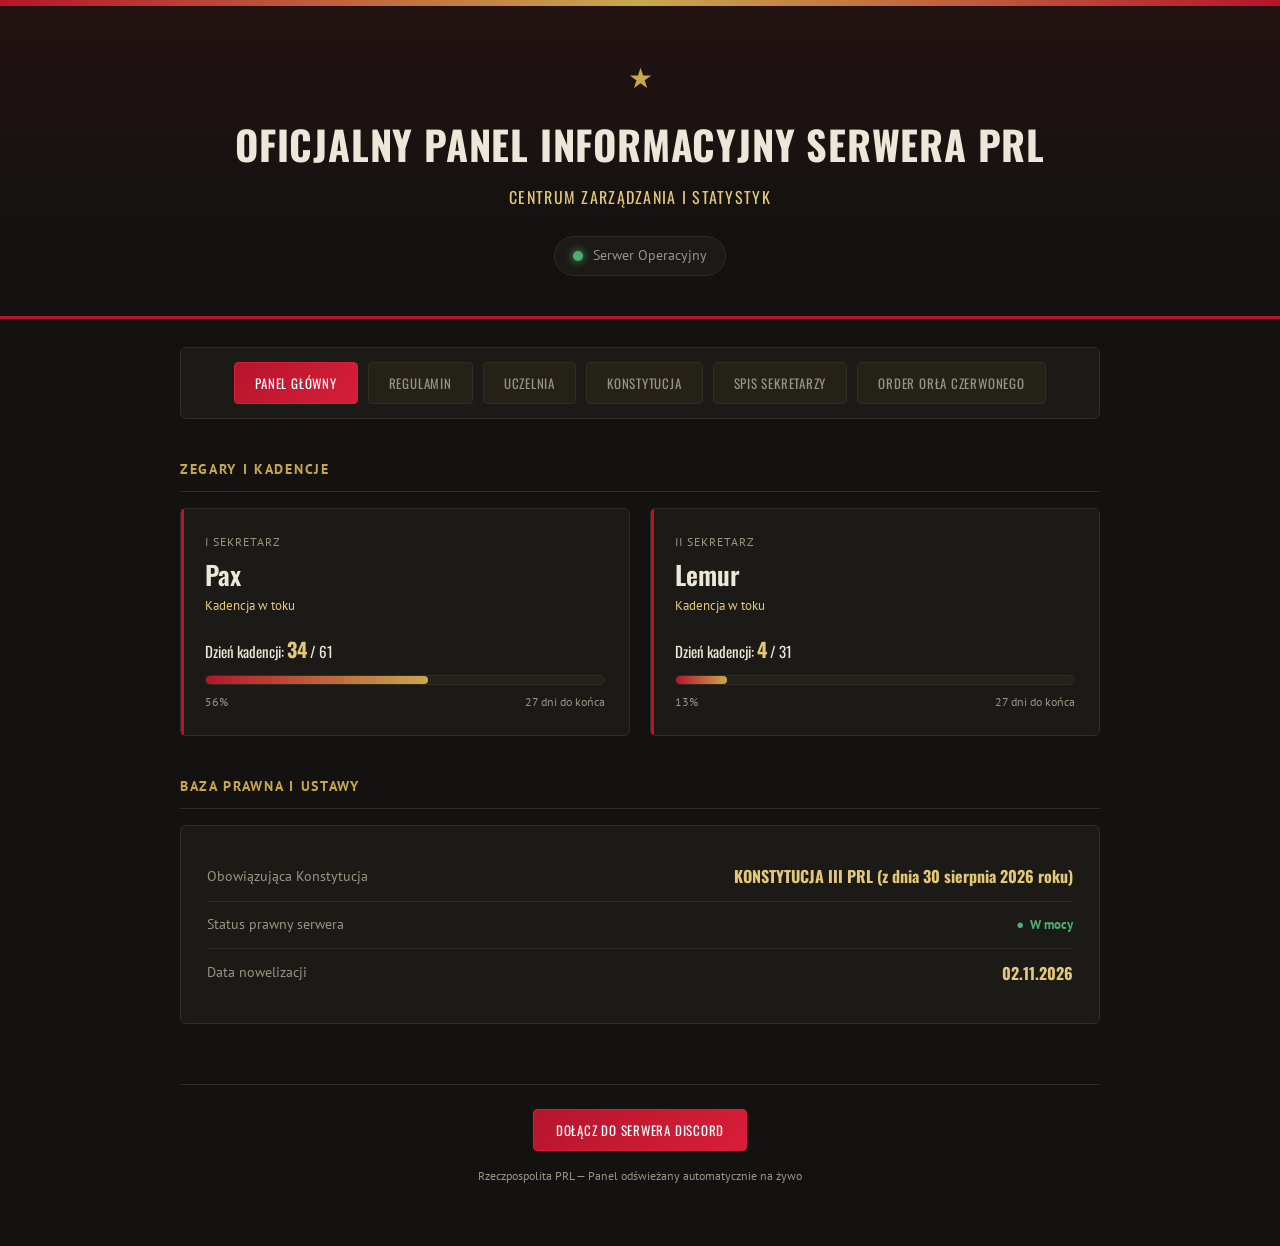
<file: index.html>
<!DOCTYPE html>
<html lang="pl">
<head>
<meta charset="UTF-8">
<meta name="viewport" content="width=device-width, initial-scale=1.0">
<title>Panel Główny — Serwer PRL</title>
<meta name="theme-color" content="#b5152b">
<meta property="og:title" content="Oficjalny Panel Informacyjny Serwera PRL">
<meta property="og:description" content="Centrum Zarządzania, Kadencji i Statystyk Rzeczpospolitej PRL.">
<link rel="icon" href="data:image/svg+xml,<svg xmlns='http://www.w3.org/2000/svg' viewBox='0 0 100 100'><text y='.9em' font-size='90' fill='%23c9a84c'>★</text></svg>">
<link rel="preconnect" href="https://fonts.googleapis.com">
<link href="https://fonts.googleapis.com/css2?family=Oswald:wght@400;500;600;700&family=PT+Sans:wght@400;700&display=swap" rel="stylesheet">
<link rel="stylesheet" href="style.css">
<style>
  .status-serwera{ margin-top: 26px; display: inline-flex; align-items: center; gap: 10px; padding: 8px 18px; background: var(--tlo-karta); border: 1px solid var(--linia); border-radius: 999px; font-size: 14px; color: var(--tekst-przygaszony); }
  .kropka-status{ width: 10px; height: 10px; border-radius: 50%; background: var(--zielony); box-shadow: 0 0 8px var(--zielony); flex-shrink: 0; }
  .baner-glosowanie{ display: flex; align-items: center; gap: 10px; background: rgba(201,168,76,0.10); border: 1px solid var(--zloto); color: var(--zloto-jasne); font-family: 'Oswald', sans-serif; font-size: 13px; text-transform: uppercase; letter-spacing: 0.06em; padding: 10px 16px; border-radius: 4px; margin-bottom: 20px; }
  .kropka-protest{ width: 10px; height: 10px; border-radius: 50%; background: var(--zloto); box-shadow: 0 0 8px var(--zloto); animation: pulsGlosowanie 1.4s infinite; flex-shrink: 0; }
  @keyframes pulsGlosowanie{ 0%, 100%{ opacity: 1; } 50%{ opacity: 0.35; } }
  .siatka{ display: grid; grid-template-columns: 1fr 1fr; gap: 20px; }
  @media (max-width: 640px){ .siatka{ grid-template-columns: 1fr; } }
  .karta-naglowek{ display: flex; justify-content: space-between; align-items: baseline; margin-bottom: 4px; gap: 10px; flex-wrap: wrap; }
  .karta-etykieta{ font-size: 12px; color: var(--tekst-przygaszony); text-transform: uppercase; letter-spacing: 0.08em; }
  .karta-imie{ font-family: 'Oswald', sans-serif; font-size: 26px; font-weight: 600; color: var(--tekst); }
  .karta-status-tekst{ font-size: 13px; color: var(--zloto-jasne); }
  .licznik-dni{ margin: 18px 0 10px; font-family: 'Oswald', sans-serif; font-size: 15px; color: var(--tekst); }
  .licznik-dni strong{ color: var(--zloto-jasne); font-size: 20px; }
  .pasek-tlo{ width: 100%; height: 10px; background: var(--tlo-karta-jasniej); border-radius: 999px; overflow: hidden; border: 1px solid var(--linia); }
  .pasek-wypelnienie{ height: 100%; background: linear-gradient(90deg, var(--czerwien), var(--zloto)); border-radius: 999px; }
  .pasek-podpis{ display: flex; justify-content: space-between; margin-top: 8px; font-size: 12px; color: var(--tekst-przygaszony); }
  .karta-prawna{ background: var(--tlo-karta); border: 1px solid var(--linia); border-radius: 6px; padding: 26px; }
  .karta-prawna-wiersz{ display: flex; justify-content: space-between; align-items: center; padding: 12px 0; border-bottom: 1px solid var(--linia); flex-wrap: wrap; gap: 6px; }
  .karta-prawna-wiersz:last-child{ border-bottom: none; }
  .karta-prawna-etykieta{ color: var(--tekst-przygaszony); font-size: 14px; }
  .karta-prawna-wartosc{ color: var(--zloto-jasne); font-weight: 700; font-family: 'Oswald', sans-serif; }
  .znacznik-ok{ display: inline-flex; align-items: center; gap: 6px; color: var(--zielony); font-size: 13px; font-weight: 700; }
</style>
</head>
<body>
  <header class="naglowek">
    <span class="gwiazda">★</span>
    <h1 class="naglowek-tytul">Oficjalny Panel Informacyjny Serwera PRL</h1>
    <p class="naglowek-podtytul">Centrum Zarządzania i Statystyk</p>
    <div class="status-serwera">
      <span class="kropka-status"></span>
      <span>Serwer Operacyjny</span>
    </div>
  </header>

  <nav class="zakladki" aria-label="Zakładki">
    <a class="zakladka aktywna" href="index.html">Panel Główny</a>
    <a class="zakladka" href="zakladki.html#regulamin">Regulamin</a>
    <a class="zakladka" href="zakladki.html#uczelnia">Uczelnia</a>
    <a class="zakladka" href="zakladki.html#konstytucja">Konstytucja</a>
    <a class="zakladka" href="zakladki.html#sekretarze">Spis sekretarzy</a>
    <a class="zakladka" href="zakladki.html#order">Order Orła Czerwonego</a>
  </nav>

  <div class="kontener kontener-szeroki">
    <section class="sekcja">
      <div class="sekcja-tytul">Zegary i Kadencje</div>
      <div class="baner-glosowanie" id="banerGlosowania" style="display:none;">
        <span class="kropka-protest"></span> Trwa głosowanie
      </div>
      <div class="siatka">
        <div class="karta">
          <div class="karta-naglowek"><span class="karta-etykieta">I Sekretarz</span></div>
          <div class="karta-imie" id="imieSekretarza1">—</div>
          <div class="karta-status-tekst" id="statusSekretarza1">Kadencja w toku</div>
          <div class="licznik-dni">Dzień kadencji: <strong id="dzienKadencji1">0</strong> / <span id="dlugoscKadencji1">0</span></div>
          <div class="pasek-tlo"><div class="pasek-wypelnienie" id="paskSekretarz1" style="width:0%"></div></div>
          <div class="pasek-podpis"><span id="procentSekretarz1">0%</span><span id="pozostaloSekretarz1">—</span></div>
        </div>

        <div class="karta">
          <div class="karta-naglowek"><span class="karta-etykieta">II Sekretarz</span></div>
          <div class="karta-imie" id="imieSekretarza2">—</div>
          <div class="karta-status-tekst" id="statusSekretarza2">Kadencja w toku</div>
          <div class="licznik-dni">Dzień kadencji: <strong id="dzienKadencji2">0</strong> / <span id="dlugoscKadencji2">0</span></div>
          <div class="pasek-tlo"><div class="pasek-wypelnienie" id="paskSekretarz2" style="width:0%"></div></div>
          <div class="pasek-podpis"><span id="procentSekretarz2">0%</span><span id="pozostaloSekretarz2">—</span></div>
        </div>
      </div>
    </section>

    <section class="sekcja">
      <div class="sekcja-tytul">Baza Prawna i Ustawy</div>
      <div class="karta-prawna">
        <div class="karta-prawna-wiersz"><span class="karta-prawna-etykieta">Obowiązująca Konstytucja</span><span class="karta-prawna-wartosc" id="nazwaKonstytucji">—</span></div>
        <div class="karta-prawna-wiersz"><span class="karta-prawna-etykieta">Status prawny serwera</span><span class="znacznik-ok" id="statusPrawny"><span>●</span> W mocy</span></div>
        <div class="karta-prawna-wiersz"><span class="karta-prawna-etykieta">Data nowelizacji</span><span class="karta-prawna-wartosc" id="dataNowelizacji">—</span></div>
      </div>
    </section>

    <div class="stopka">
      <a class="przycisk-discord" href="https://discord.gg/NuT52P6kge" target="_blank" rel="noopener">Dołącz do serwera Discord</a><br>
      Rzeczpospolita PRL — Panel odświeżany automatycznie na żywo
    </div>
  </div>

<script src="stanowiska.js"></script>
<script>
  function obliczKadencje(dataStartu, dataKonca){
    const start = new Date(dataStartu);
    const koniec = new Date(dataKonca);
    const teraz = new Date();

    const dlugoscDni = Math.max(1, Math.round((koniec - start) / 86400000));
    const nierozpoczeta = teraz < start;
    const zakonczona = teraz >= koniec;
    const minelo = nierozpoczeta ? 0 : Math.floor((teraz - start) / 86400000) + 1;
    const dzien = nierozpoczeta ? 0 : Math.max(1, Math.min(dlugoscDni, minelo));
    const pozostalo = nierozpoczeta ? dlugoscDni : Math.max(0, dlugoscDni - dzien);
    const procent = nierozpoczeta ? 0 : Math.max(0, Math.min(100, (dzien / dlugoscDni) * 100));

    return { dzien, dlugoscDni, pozostalo, procent, nierozpoczeta, zakonczona };
  }

  function ustawKadencje(prefix, imie, dataStartu, dataKonca){
    const dane = obliczKadencje(dataStartu, dataKonca);
    document.getElementById("imieSekretarza" + prefix).textContent = imie;
    document.getElementById("dzienKadencji" + prefix).textContent = dane.dzien;
    document.getElementById("dlugoscKadencji" + prefix).textContent = dane.dlugoscDni;
    document.getElementById("paskSekretarz" + prefix).style.width = dane.procent.toFixed(1) + "%";
    document.getElementById("procentSekretarz" + prefix).textContent = dane.procent.toFixed(0) + "%";

    const statusEl = document.getElementById("statusSekretarza" + prefix);
    const pozostaloEl = document.getElementById("pozostaloSekretarz" + prefix);

    if (dane.nierozpoczeta) {
      statusEl.textContent = "Kadencja oczekuje na start";
      pozostaloEl.textContent = "Start wkrótce";
    } else if (dane.zakonczona) {
      statusEl.textContent = "Trwają wybory";
      pozostaloEl.textContent = "Trwają wybory";
    } else {
      statusEl.textContent = "Kadencja w toku";
      pozostaloEl.textContent = dane.pozostalo + " dni do końca";
    }
    return dane;
  }

  function odswiezPanel(){
    const teraz = new Date();
    ustawKadencje(1, nazwaSekretarza1, dataStartuKadencji1, dataKoncaKadencji1);

    if (typeof nazwaSekretarza3 !== "undefined" && teraz >= new Date(dataStartuKadencji3)) {
      ustawKadencje(2, nazwaSekretarza3, dataStartuKadencji3, dataKoncaKadencji3);
    } else {
      ustawKadencje(2, nazwaSekretarza2, dataStartuKadencji2, dataKoncaKadencji2);
    }

    document.getElementById("nazwaKonstytucji").textContent = nazwaKonstytucjiTekst;
    document.getElementById("dataNowelizacji").textContent = dataNowelizacjiTekst;
    const statusEl = document.getElementById("statusPrawny");
    statusEl.innerHTML = statusPrawnyAktywny ? "<span>●</span> W mocy" : "<span>●</span> Zawieszona";
    statusEl.style.color = statusPrawnyAktywny ? "var(--zielony)" : "var(--czerwien-jasna)";
  }

  odswiezPanel();
  document.getElementById("banerGlosowania").style.display = czyTrwaGlosowanie ? "flex" : "none";
  setInterval(odswiezPanel, 60000);
</script>
</body>
</html>
</file>
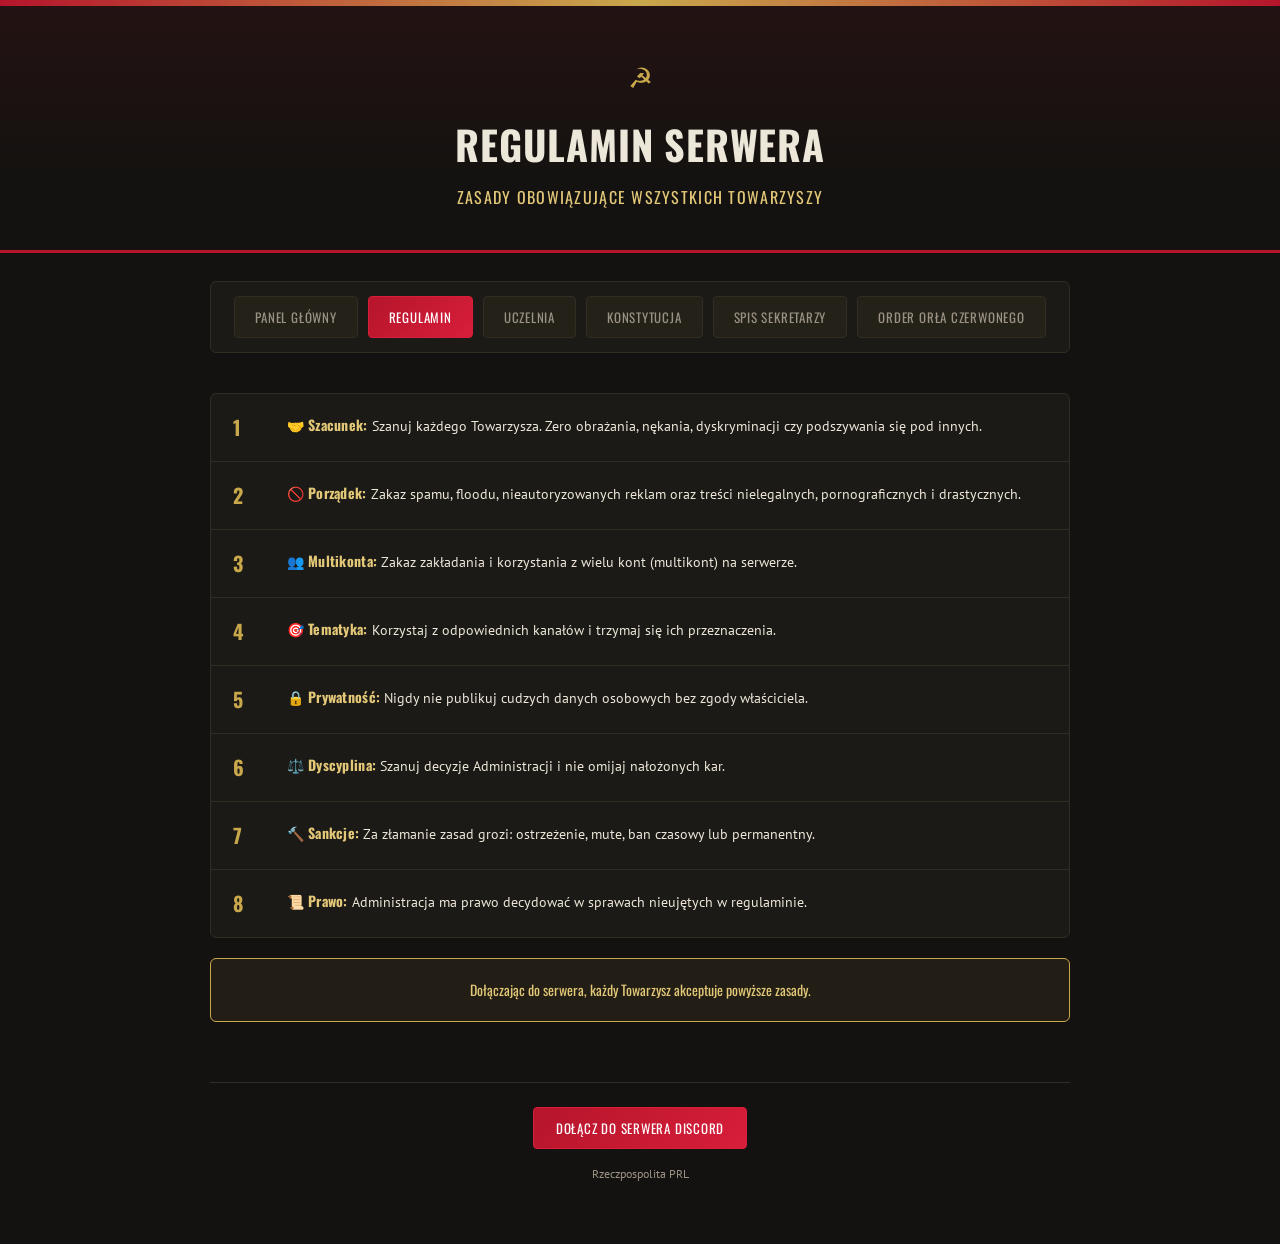
<file: zakladki.html>
<!DOCTYPE html>
<html lang="pl">
<head>
<meta charset="UTF-8">
<meta name="viewport" content="width=device-width, initial-scale=1.0">
<title>Zakładki — Serwer PRL</title>
<meta name="theme-color" content="#b5152b">
<meta property="og:title" content="Rzeczpospolita PRL — Dokumenty i Rejestry">
<meta property="og:description" content="Regulamin, Uczelnia, Konstytucja, Spis sekretarzy oraz Order Orła Czerwonego.">
<link rel="icon" href="data:image/svg+xml,<svg xmlns='http://www.w3.org/2000/svg' viewBox='0 0 100 100'><text y='.9em' font-size='90' fill='%23c9a84c'>★</text></svg>">
<link rel="preconnect" href="https://fonts.googleapis.com">
<link href="https://fonts.googleapis.com/css2?family=Oswald:wght@400;500;600;700&family=PT+Sans:wght@400;700&display=swap" rel="stylesheet">
<link rel="stylesheet" href="style.css">
<style>
  .widok-zakladki{ display: none; }
  .widok-zakladki.aktywny{ display: block; }

  /* REGULAMIN */
  .karta-regulamin{ background: var(--tlo-karta); border: 1px solid var(--linia); border-radius: 6px; overflow: hidden; }
  .punkt-regulaminu{ display: grid; grid-template-columns: 40px 1fr; gap: 14px; padding: 18px 22px; border-bottom: 1px solid var(--linia); }
  .punkt-regulaminu:last-child{ border-bottom: none; }
  .punkt-numer{ font-family: 'Oswald', sans-serif; font-size: 20px; font-weight: 700; color: var(--zloto); }
  .punkt-tresc{ font-size: 14px; color: var(--tekst); padding-top: 2px; }
  .punkt-tresc strong{ color: var(--zloto-jasne); font-family: 'Oswald', sans-serif; letter-spacing: 0.02em; }
  .zasada-akceptacji{ margin-top: 20px; padding: 20px 22px; text-align: center; background: rgba(201,168,76,0.08); border: 1px solid var(--zloto); border-radius: 6px; color: var(--zloto-jasne); font-family: 'Oswald', sans-serif; font-size: 14px; }

  /* UCZELNIA */
  .statystyki{ display: grid; grid-template-columns: repeat(3, 1fr); gap: 14px; }
  .stat{ background: var(--tlo-karta); border: 1px solid var(--linia); border-radius: 6px; padding: 16px; text-align: center; }
  .stat-liczba{ font-family: 'Oswald', sans-serif; font-size: 32px; font-weight: 700; color: var(--zloto-jasne); line-height: 1.1; }
  .stat-etykieta{ margin-top: 4px; font-size: 12px; color: var(--tekst-przygaszony); text-transform: uppercase; letter-spacing: 0.08em; }
  @media (max-width: 480px){ .stat-liczba{ font-size: 26px; } .stat{ padding: 12px 8px; } .stat-etykieta{ font-size: 10px; } }

  .podzakladki{ display: flex; gap: 8px; flex-wrap: wrap; margin-bottom: 22px; padding-bottom: 14px; border-bottom: 1px solid var(--linia); }
  .podzakladka{ font-family: 'Oswald', sans-serif; font-size: 13px; text-transform: uppercase; letter-spacing: 0.06em; padding: 9px 18px; background: var(--tlo-karta); border: 1px solid var(--linia); border-radius: 4px; color: var(--tekst-przygaszony); cursor: pointer; transition: all 0.2s ease; }
  .podzakladka:hover{ color: var(--tekst); border-color: var(--zloto); }
  .podzakladka.aktywna{ color: var(--zloto-jasne); border-color: var(--zloto); background: rgba(201,168,76,0.10); }
  .podzakladka .ile{ margin-left: 6px; color: var(--czerwien-jasna); }
  .panel-uczelni{ display: none; }
  .panel-uczelni.aktywny{ display: block; }

  .siatka-kart{ display: grid; grid-template-columns: repeat(auto-fit, minmax(260px, 1fr)); gap: 20px; }
  .karta-osoby{ background: var(--tlo-karta); border: 1px solid var(--linia); border-radius: 6px; padding: 24px; position: relative; transition: border-color 0.2s ease; }
  .karta-osoby:hover{ border-color: var(--zloto); }
  .karta-osoby::before{ content: ""; position: absolute; top: 0; left: 0; width: 3px; height: 100%; background: var(--czerwien); border-radius: 6px 0 0 6px; }
  .osoba-gora{ display: flex; align-items: center; gap: 12px; margin-bottom: 14px; padding-bottom: 12px; border-bottom: 1px solid var(--linia); }
  .osoba-ikona{ font-size: 26px; color: var(--zloto); }
  .osoba-imie{ font-family: 'Oswald', sans-serif; font-size: 24px; font-weight: 700; color: var(--tekst); text-transform: uppercase; overflow-wrap: anywhere; }
  .osoba-etykieta{ margin-left: auto; font-size: 11px; color: var(--tekst-przygaszony); text-transform: uppercase; letter-spacing: 0.08em; border: 1px solid var(--linia); border-radius: 4px; padding: 2px 8px; white-space: nowrap; }
  .osoba-podpis{ font-size: 12px; color: var(--tekst-przygaszony); text-transform: uppercase; letter-spacing: 0.08em; margin-bottom: 10px; }
  .osoba-stanowisko{ font-size: 15px; color: var(--zloto-jasne); font-weight: 700; }
  .lista-gwiazdek{ list-style: none; }
  .lista-gwiazdek li{ position: relative; padding-left: 20px; margin-bottom: 8px; font-size: 14px; color: var(--zloto-jasne); font-weight: 700; }
  .lista-gwiazdek li::before{ content: "★"; position: absolute; left: 0; color: var(--czerwien-jasna); font-size: 12px; }
  .przedmiot-nazwa{ font-family: 'Oswald', sans-serif; font-size: 20px; font-weight: 600; color: var(--tekst); margin-bottom: 8px; }
  .przedmiot-prowadzacy{ font-size: 14px; color: var(--zloto-jasne); }
  .brak-danych{ padding: 28px 22px; text-align: center; color: var(--tekst-przygaszony); font-style: italic; background: var(--tlo-karta); border: 1px dashed var(--linia); border-radius: 6px; }
  .blad-danych{ margin-top: 24px; padding: 16px 20px; border: 1px solid var(--czerwien-jasna); background: rgba(216,30,58,0.08); border-radius: 6px; color: var(--tekst); font-size: 14px; }

  /* KONSTYTUCJA */
  .rozdzial-karta{ margin-bottom: 20px; }
  .rozdzialtytul{
    font-family: 'Oswald', sans-serif;
    font-size: 18px;
    font-weight: 600;
    color: var(--zloto-jasne);
    text-transform: uppercase;
    letter-spacing: 0.04em;
    margin-bottom: 16px;
    padding-bottom: 8px;
    border-bottom: 1px solid var(--linia);
  }
  .podpunkt-lista{ margin-top: 6px; margin-left: 20px; list-style-type: none; }
  .podpunkt-lista li{ position: relative; padding-left: 18px; margin-bottom: 4px; font-size: 14px; }
  .podpunkt-lista li::before{ content: "•"; position: absolute; left: 0; color: var(--zloto); }
  .nowelizacja-karta{ border-color: var(--zloto); }
  .nowelizacja-wiersz{ display: flex; justify-content: space-between; align-items: center; gap: 10px; flex-wrap: wrap; padding: 10px 0; border-bottom: 1px dashed var(--linia); font-size: 14px; }
  .nowelizacja-etykieta{ color: var(--tekst-przygaszony); text-transform: uppercase; font-size: 12px; letter-spacing: 0.06em; font-family: 'Oswald', sans-serif; }
  .nowelizacja-wartosc{ color: var(--zloto-jasne); font-weight: 700; font-family: 'Oswald', sans-serif; font-size: 16px; }
  .nowelizacja-opis{ margin-top: 14px; }

  /* SPIS SEKRETARZY */
  .okres-karta{ margin-bottom: 20px; }
  .okres-tytul{
    font-family: 'Oswald', sans-serif;
    font-size: 18px;
    font-weight: 600;
    color: var(--zloto-jasne);
    text-transform: uppercase;
    letter-spacing: 0.04em;
    margin-bottom: 16px;
    padding-bottom: 8px;
    border-bottom: 1px solid var(--linia);
    display: flex;
    justify-content: space-between;
    align-items: center;
    flex-wrap: wrap;
    gap: 8px;
  }
  .okres-tytul-kolejny{ margin-top: 26px; }
  .sekretarz-wiersz{
    display: flex;
    justify-content: space-between;
    align-items: center;
    padding: 10px 0;
    border-bottom: 1px dashed var(--linia);
    font-size: 14px;
  }
  .sekretarz-wiersz:last-of-type{ border-bottom: none; margin-bottom: 12px; }
  .sekretarz-rola{
    color: var(--tekst-przygaszony);
    text-transform: uppercase;
    font-size: 12px;
    letter-spacing: 0.06em;
    font-family: 'Oswald', sans-serif;
  }
  .sekretarz-imie{
    color: var(--zloto-jasne);
    font-weight: 700;
    font-family: 'Oswald', sans-serif;
    font-size: 16px;
  }
  .okres-opis{
    margin-top: 14px;
    padding-top: 12px;
    border-top: 1px solid var(--linia);
    font-size: 14px;
    color: var(--tekst);
  }

  /* ORDER ORŁA CZERWONEGO */
  .licznik-odznaczonych{ font-size: 12px; color: var(--tekst-przygaszony); text-transform: uppercase; letter-spacing: 0.08em; margin-bottom: 12px; font-family: 'Oswald', sans-serif; }
  .licznik-odznaczonych strong{ color: var(--zloto-jasne); font-size: 15px; }
  .lista-odznaczen{ background: var(--tlo-karta); border: 1px solid var(--linia); border-radius: 6px; overflow: hidden; }
  .odznaczenie{ display: grid; grid-template-columns: auto 1fr auto; gap: 16px; align-items: center; padding: 18px 22px; border-bottom: 1px solid var(--linia); }
  .odznaczenie:last-child{ border-bottom: none; }
  .odznaczenie-medal{ font-size: 26px; color: var(--zloto); flex-shrink: 0; }
  .odznaczenie-imie{ font-family: 'Oswald', sans-serif; font-size: 19px; font-weight: 600; color: var(--tekst); }
  .odznaczenie-powod{ font-size: 13px; color: var(--tekst-przygaszony); margin-top: 2px; }
  .odznaczenie-data{ font-size: 12px; color: var(--zloto-jasne); white-space: nowrap; text-align: right; }
  .odznaczenie-brak{ padding: 24px 22px; text-align: center; color: var(--tekst-przygaszony); font-size: 14px; font-style: italic; }
  @media (max-width: 480px){
    .odznaczenie{ grid-template-columns: auto 1fr; }
    .odznaczenie-data{ grid-column: 2; text-align: left; }
  }
</style>
</head>
<body>

  <header class="naglowek">
    <span class="gwiazda" id="naglowekIkona">☭</span>
    <h1 class="naglowek-tytul" id="naglowekTytul">Regulamin Serwera</h1>
    <p class="naglowek-podtytul" id="naglowekPodtytul">Zasady Obowiązujące Wszystkich Towarzyszy</p>
  </header>

  <nav class="zakladki" aria-label="Zakładki">
    <a class="zakladka" href="index.html">Panel Główny</a>
    <button type="button" class="zakladka" data-tab="regulamin">Regulamin</button>
    <button type="button" class="zakladka" data-tab="uczelnia">Uczelnia</button>
    <button type="button" class="zakladka" data-tab="konstytucja">Konstytucja</button>
    <button type="button" class="zakladka" data-tab="sekretarze">Spis sekretarzy</button>
    <button type="button" class="zakladka" data-tab="order">Order Orła Czerwonego</button>
  </nav>

  <div class="kontener">

    <!-- ==================== 1. REGULAMIN ==================== -->
    <div class="widok-zakladki" id="widok-regulamin">
      <section class="sekcja">
        <div class="karta-regulamin">
          <div class="punkt-regulaminu">
            <span class="punkt-numer">1</span>
            <span class="punkt-tresc">🤝 <strong>Szacunek:</strong> Szanuj każdego Towarzysza. Zero obrażania, nękania, dyskryminacji czy podszywania się pod innych.</span>
          </div>
          <div class="punkt-regulaminu">
            <span class="punkt-numer">2</span>
            <span class="punkt-tresc">🚫 <strong>Porządek:</strong> Zakaz spamu, floodu, nieautoryzowanych reklam oraz treści nielegalnych, pornograficznych i drastycznych.</span>
          </div>
          <div class="punkt-regulaminu">
            <span class="punkt-numer">3</span>
            <span class="punkt-tresc">👥 <strong>Multikonta:</strong> Zakaz zakładania i korzystania z wielu kont (multikont) na serwerze.</span>
          </div>
          <div class="punkt-regulaminu">
            <span class="punkt-numer">4</span>
            <span class="punkt-tresc">🎯 <strong>Tematyka:</strong> Korzystaj z odpowiednich kanałów i trzymaj się ich przeznaczenia.</span>
          </div>
          <div class="punkt-regulaminu">
            <span class="punkt-numer">5</span>
            <span class="punkt-tresc">🔒 <strong>Prywatność:</strong> Nigdy nie publikuj cudzych danych osobowych bez zgody właściciela.</span>
          </div>
          <div class="punkt-regulaminu">
            <span class="punkt-numer">6</span>
            <span class="punkt-tresc">⚖️ <strong>Dyscyplina:</strong> Szanuj decyzje Administracji i nie omijaj nałożonych kar.</span>
          </div>
          <div class="punkt-regulaminu">
            <span class="punkt-numer">7</span>
            <span class="punkt-tresc">🔨 <strong>Sankcje:</strong> Za złamanie zasad grozi: ostrzeżenie, mute, ban czasowy lub permanentny.</span>
          </div>
          <div class="punkt-regulaminu">
            <span class="punkt-numer">8</span>
            <span class="punkt-tresc">📜 <strong>Prawo:</strong> Administracja ma prawo decydować w sprawach nieujętych w regulaminie.</span>
          </div>
        </div>
        <div class="zasada-akceptacji">Dołączając do serwera, każdy Towarzysz akceptuje powyższe zasady.</div>
      </section>
    </div>

    <!-- ==================== 2. UCZELNIA ==================== -->
    <div class="widok-zakladki" id="widok-uczelnia">
      <div class="blad-danych" id="bladDanych" style="display:none;">Nie udało się wczytać pliku <strong>stanowiska.js</strong>. Sprawdź, czy leży w tym samym folderze co ta strona.</div>

      <section class="sekcja" id="sekcjaStatystyk">
        <div class="statystyki">
          <div class="stat"><div class="stat-liczba" id="statZarzadcy">0</div><div class="stat-etykieta">Zarządców</div></div>
          <div class="stat"><div class="stat-liczba" id="statWykladowcy">0</div><div class="stat-etykieta">Wykładowców</div></div>
          <div class="stat"><div class="stat-liczba" id="statPrzedmioty">0</div><div class="stat-etykieta">Przedmiotów</div></div>
        </div>
      </section>

      <section class="sekcja">
        <div class="podzakladki" role="tablist">
          <button class="podzakladka" type="button" role="tab" data-panel="zarzadcy">Zarządcy Uczelni<span class="ile" id="ileZarzadcy"></span></button>
          <button class="podzakladka" type="button" role="tab" data-panel="wykladowcy">Wykładowcy<span class="ile" id="ileWykladowcy"></span></button>
          <button class="podzakladka" type="button" role="tab" data-panel="przedmioty">Przedmioty<span class="ile" id="ilePrzedmioty"></span></button>
        </div>

        <div class="panel-uczelni" id="panel-zarzadcy" role="tabpanel"><div class="siatka-kart" id="listaZarzadcy"></div></div>
        <div class="panel-uczelni" id="panel-wykladowcy" role="tabpanel"><div class="siatka-kart" id="listaWykladowcy"></div></div>
        <div class="panel-uczelni" id="panel-przedmioty" role="tabpanel"><div class="siatka-kart" id="listaPrzedmioty"></div></div>
      </section>
    </div>

    <!-- ==================== 3. KONSTYTUCJA ==================== -->
    <div class="widok-zakladki" id="widok-konstytucja">
      <section class="sekcja">

        <div class="karta rozdzial-karta">
          <h2 class="rozdzialtytul">Rozdział I. Postanowienia Ogólne</h2>
          <p class="artykul-p"><strong>Art. 1.</strong> Serwer oficjalnie jest świecki.</p>
          <p class="artykul-p"><strong>Art. 2.</strong> Na serwerze panuje ustrój jednopartyjny.</p>
          <p class="artykul-p"><strong>Art. 3.</strong> Hymnem serwera jest <em>Międzynarodówka</em>.</p>
          <p class="artykul-p"><strong>Art. 4.</strong> Wszystkim obywatelom przysługują równe prawa oraz jednakowy obowiązek ponoszenia konsekwencji za swoje zachowania.</p>
        </div>

        <div class="karta rozdzial-karta">
          <h2 class="rozdzialtytul">Rozdział II. Członkostwo w Partii</h2>
          <p class="artykul-p"><strong>Art. 1.</strong> Jedno miejsce w Partii przypada na pięciu członków posiadających rangę Towarzysza.</p>
          <p class="artykul-p"><strong>Art. 2.</strong> Członkowie Partii posiadają prawo do:</p>
          <ul class="podpunkt-lista">
            <li>proponowania ustaw i wniosków,</li>
            <li>głosowania w sprawach ustawowych,</li>
            <li>kandydowania na stanowisko I Sekretarza,</li>
            <li>ubiegania się o awans do struktur ZOMO oraz Administracji.</li>
          </ul>
          <p class="artykul-p"><strong>Art. 3.</strong> Członków Partii mianuje I Sekretarz.</p>
          <p class="artykul-p"><strong>Art. 4.</strong> Członków Partii może odwołać I Sekretarz lub ponad ⅔ członków Partii w drodze głosowania.</p>
          <p class="artykul-p"><strong>Art. 5.</strong> Wymagania wobec kandydata na członka Partii:</p>
          <ul class="podpunkt-lista">
            <li>obecność na serwerze przez co najmniej 7 dni,</li>
            <li>brak członkostwa w strukturach opozycji,</li>
            <li>wykazywanie się aktywnością w życiu społeczności.</li>
          </ul>
        </div>

        <div class="karta rozdzial-karta">
          <h2 class="rozdzialtytul">Rozdział III. I Sekretarz</h2>
          <p class="artykul-p"><strong>Art. 1.</strong> Kadencja I Sekretarza trwa 2 miesiące.</p>
          <p class="artykul-p"><strong>Art. 2.</strong> I Sekretarz ma prawo złożyć rezygnację w dowolnym momencie.</p>
          <p class="artykul-p"><strong>Art. 3.</strong> I Sekretarz wybierany jest w głosowaniu ogólnoserwerowym.</p>
          <p class="artykul-p"><strong>Art. 4.</strong> Obowiązki I Sekretarza obejmują:</p>
          <ul class="podpunkt-lista">
            <li>organizowanie głosowań nad złożonymi wnioskami i ustawami,</li>
            <li>wprowadzanie zmian organizacyjnych za pośrednictwem Administracji,</li>
            <li>koordynowanie bieżącej pracy Administracji.</li>
          </ul>
          <p class="artykul-p"><strong>Art. 5.</strong> I Sekretarz ma prawo wymieniać członków Partii spełniających wymogi z Art. 5 Rozdziału II, dokonując maksymalnie 3 zmian dziennie.</p>
          <p class="artykul-p"><strong>Art. 6.</strong> I Sekretarz nie może samodzielnie mianować się Administratorem.</p>
          <p class="artykul-p"><strong>Art. 7.</strong> W sprawach kluczowych I Sekretarz może zorganizować referendum ogólnoserwerowe (referendum nie może dotyczyć przyjęcia ustawy ani zmiany Konstytucji).</p>
          <p class="artykul-p"><strong>Art. 8.</strong> I Sekretarz może zostać odwołany większością ponad ¾ głosów obywateli w głosowaniu ogólnoserwerowym.</p>
        </div>

        <div class="karta rozdzial-karta">
          <h2 class="rozdzialtytul">Rozdział IV. II Sekretarz</h2>
          <p class="artykul-p"><strong>Art. 1.</strong> II Sekretarza mianuje I Sekretarz jako swojego oficjalnego zastępcę.</p>
          <p class="artykul-p"><strong>Art. 2.</strong> Podczas nieobecności I Sekretarza, II Sekretarz przejmuje jego obowiązki do czasu powrotu przełożonego.</p>
          <p class="artykul-p"><strong>Art. 3.</strong> W przypadku rezygnacji I Sekretarza, II Sekretarz automatycznie obejmuje stanowisko I Sekretarza i wyznacza swojego nowego zastępcę.</p>
          <p class="artykul-p"><strong>Art. 4.</strong> I Sekretarz nie może odwołać II Sekretarza przez okres 20 dni od dnia jego powołania.</p>
          <p class="artykul-p"><strong>Art. 5.</strong> Obowiązki II Sekretarza obejmują:</p>
          <ul class="podpunkt-lista">
            <li>koordynowanie działań i pracy formacji ZOMO,</li>
            <li>nadzorowanie przestrzegania Regulaminu na serwerze.</li>
          </ul>
          <p class="artykul-p"><strong>Art. 6.</strong> II Sekretarz nie może samodzielnie mianować się członkiem ZOMO.</p>
        </div>

        <div class="karta rozdzial-karta">
          <h2 class="rozdzialtytul">Rozdział V. ZOMO</h2>
          <p class="artykul-p"><strong>Art. 1.</strong> Skład ZOMO powołuje II Sekretarz po objęciu urzędu.</p>
          <p class="artykul-p"><strong>Art. 2.</strong> Do formacji ZOMO mogą zostać powołani wyłącznie członkowie Partii.</p>
          <p class="artykul-p"><strong>Art. 3.</strong> ZOMO zobowiązane jest do:</p>
          <ul class="podpunkt-lista">
            <li>czuwania nad przestrzeganiem Regulaminu serwera,</li>
            <li>tworzenia ankiet społecznych minimum raz na 2 tygodnie.</li>
          </ul>
          <p class="artykul-p"><strong>Art. 4.</strong> W przypadku nadużycia uprawnień przez członka ZOMO, zostanie na niego nałożona kara bez wcześniejszego ostrzeżenia.</p>
        </div>

        <div class="karta rozdzial-karta">
          <h2 class="rozdzialtytul">Rozdział VI. Administracja</h2>
          <p class="artykul-p"><strong>Art. 1.</strong> Administrację powołuje I Sekretarz na początku swojej kadencji.</p>
          <p class="artykul-p"><strong>Art. 2.</strong> Funkcję Administratora mogą sprawować wyłącznie członkowie Partii.</p>
          <p class="artykul-p"><strong>Art. 3.</strong> Administracja zobowiązana jest do:</p>
          <ul class="podpunkt-lista">
            <li>wdrażania przegłosowanych ustaw oraz zaakceptowanych wniosków,</li>
            <li>sprawnego wykonywania poleceń I Sekretarza.</li>
          </ul>
          <p class="artykul-p"><strong>Art. 4.</strong> Za nadużycie uprawnień grozi kara natychmiastowa bez ostrzeżenia, a w przypadku rażących przewinień — wykluczenie z serwera (ban).</p>
        </div>

        <div class="karta rozdzial-karta">
          <h2 class="rozdzialtytul">Rozdział VII. Założyciel Serwera</h2>
          <p class="artykul-p"><strong>Art. 1.</strong> Założyciel Serwera sprawuje jednocześnie funkcję Prezesa Banku.</p>
          <p class="artykul-p"><strong>Art. 2.</strong> Założyciel Serwera nie może ubiegać się ani piastować stanowiska I lub II Sekretarza.</p>
          <p class="artykul-p"><strong>Art. 3.</strong> W przypadku stwierdzenia bezpośredniego łamania Konstytucji lub Regulaminu, Założyciel ma prawo do natychmiastowego wyciągnięcia konsekwencji.</p>
          <p class="artykul-p"><strong>Art. 4.</strong> Jeśli działania organów władzy stwarzają uzasadnione zagrożenie zniszczenia lub znacznego osłabienia serwera, Założyciel ma prawo odwołać daną władzę po podaniu formalnego powodu.</p>
          <p class="artykul-p"><strong>Art. 5.</strong> Założyciel Serwera dokonuje klasyfikacji składanych ustaw, wniosków i propozycji zmian w Konstytucji.</p>
        </div>

        <div class="karta rozdzial-karta">
          <h2 class="rozdzialtytul">Rozdział VIII. Ustawy i Wnioski</h2>
          <p class="artykul-p"><strong>Art. 1.</strong> Inicjatywa ustawodawcza oraz prawo do składania wniosków przysługują członkom Partii oraz Opozycji.</p>
          <p class="artykul-p"><strong>Art. 2.</strong> Wnioski rozpatrywane są bezpośrednio przez I Sekretarza bez konieczności przeprowadzania głosowania.</p>
          <p class="artykul-p"><strong>Art. 3.</strong> Przed poddaniem pod głosowanie, projekt ustawy podlega weryfikacji pod kątem zgodności z Konstytucją oraz oficjalnej klasyfikacji przez Założyciela Serwera.</p>
          <p class="artykul-p"><strong>Art. 4.</strong> Po zakwalifikowaniu ustawy, I Sekretarz zarządza 24-godzinne głosowanie. Ustawę uważa się za przyjętą, gdy opowie się za nią większość głosujących członków Partii.</p>
          <p class="artykul-p"><strong>Art. 5.</strong> W przypadku równej liczby głosów (remisu), o przyjęciu ustawy decyduje I Sekretarz.</p>
          <p class="artykul-p"><strong>Art. 6.</strong> Po przyjęciu ustawy w głosowaniu, I Sekretarz może ją podpisując wdrożyć lub zgłosić weto. Weto I Sekretarza zostaje odrzucone, jeśli w ponownym głosowaniu ustawa uzyska co najmniej ⅔ głosów.</p>
          <p class="artykul-p"><strong>Art. 7. Definicja Wniosku:</strong> Wnioskiem jest zgłoszenie nieprawidłowości w zachowaniu organów władzy lub propozycja drobnej zmiany kosmetycznej (np. zmiana nazwy kanału, dodanie emotek/naklejek).</p>
          <p class="artykul-p"><strong>Art. 8. Definicja Ustawy:</strong> Ustawą jest propozycja istotnych zmian w Regulaminie, ekonomii serwera, strukturze kanałów lub wprowadzania nowych botów i funkcji.</p>
        </div>

        <div class="karta rozdzial-karta">
          <h2 class="rozdzialtytul">Rozdział IX. Wybory</h2>
          <p class="artykul-p"><strong>Art. 1.</strong> Wybory na stanowisko I Sekretarza zarządza i przeprowadza Założyciel Serwera.</p>
          <p class="artykul-p"><strong>Art. 2.</strong> Kandydować na stanowisko I Sekretarza mogą wyłącznie członkowie Partii.</p>
          <p class="artykul-p"><strong>Art. 3.</strong> Kandydaci zobowiązani są do zaprezentowania swoich programów wyborczych na dedykowanym kanale w wyznaczonym terminie pod rygorem skreślenia z listy kandydatów.</p>
          <p class="artykul-p"><strong>Art. 4.</strong> Kandydat, który w I turze uzyska ponad 50% oddanych głosów, zostaje ogłoszony zwycięzcą wyborów.</p>
          <p class="artykul-p"><strong>Art. 5.</strong> W przypadku remisu uniemożliwiającego wyłonienie dwóch kandydatów do II tury, przeprowadza się dogrywkę rozstrzygającą awans.</p>
          <p class="artykul-p"><strong>Art. 6.</strong> Rezygnacja kandydata w trakcie trwania wyborów unieważnia wszystkie oddane na niego głosy od I tury.</p>
        </div>

        <div class="karta rozdzial-karta">
          <h2 class="rozdzialtytul">Rozdział X. Order Orła Czerwonego</h2>
          <p class="artykul-p"><strong>Art. 1.</strong> Order Orła Czerwonego stanowi najwyższe odznaczenie państwowe na serwerze.</p>
          <p class="artykul-p"><strong>Art. 2.</strong> Order nadaje Założyciel Serwera za wybitne zasługi, po uzyskaniu akceptacji I oraz II Sekretarza.</p>
          <p class="artykul-p"><strong>Art. 3.</strong> Pozbawienie odznaczenia może nastąpić wyłącznie za zgodą Założyciela Serwera, I Sekretarza oraz II Sekretarza.</p>
        </div>

        <div class="karta rozdzial-karta">
          <h2 class="rozdzialtytul">Rozdział XI. Zmiana Konstytucji</h2>
          <p class="artykul-p"><strong>Art. 1.</strong> Inicjatywa zmiany Konstytucji przysługuje członkom Partii oraz Opozycji.</p>
          <p class="artykul-p"><strong>Art. 2.</strong> Po sklasyfikowaniu projektu przez Założyciela Serwera, I Sekretarz przeprowadza głosowanie. Do uchwalenia zmiany Konstytucji wymagana jest większość co najmniej ⅘ głosów (80%). Zmiana Konstytucji nie podlega prawu weta I Sekretarza i wchodzi w życie od pierwszego poniedziałku po głosowaniu.</p>
        </div>

        <div class="karta rozdzial-karta">
          <h2 class="rozdzialtytul">Rozdział XII. Przepisy Końcowe</h2>
          <p class="artykul-p"><strong>Art. 1.</strong> Niniejsza Konstytucja obowiązuje na serwerach z serii PRL od dnia 1 września 2026 r.</p>
          <p class="artykul-p"><strong>Art. 2.</strong> Wyłączne prawo do wprowadzania autoryzowanych zmian i edycji tekstu niniejszego dokumentu posiadają Maloy oraz Bluetes.</p>
        </div>

        <div class="karta rozdzial-karta nowelizacja-karta">
          <h2 class="rozdzialtytul">Informacje o Nowelizacji Konstytucji</h2>
          <div class="nowelizacja-wiersz">
            <span class="nowelizacja-etykieta">Data nowelizacji</span>
            <span class="nowelizacja-wartosc">2 listopada 2026 r.</span>
          </div>
          <div class="nowelizacja-wiersz">
            <span class="nowelizacja-etykieta">Uchwalenie pierwotne</span>
            <span class="nowelizacja-wartosc">30 sierpnia 2026 r.</span>
          </div>
          <div class="nowelizacja-wiersz">
            <span class="nowelizacja-etykieta">Wejście w życie</span>
            <span class="nowelizacja-wartosc">1 września 2026 r.</span>
          </div>
          <p class="artykul-p nowelizacja-opis">Niniejszy tekst jednolity uwzględnia nowelizację Konstytucji PRL z dnia 2 listopada 2026 r.</p>
        </div>

      </section>
    </div>

    <!-- ==================== 4. SPIS SEKRETARZY ==================== -->
    <div class="widok-zakladki" id="widok-sekretarze">
      <section class="sekcja" id="listaKadencji"></section>
    </div>

    <!-- ==================== 5. ORDER ORŁA CZERWONEGO ==================== -->
    <div class="widok-zakladki" id="widok-order">
      <section class="sekcja">
        <div class="sekcja-tytul">Zasady Nadawania Orderu</div>
        <div class="karta">
          <p class="artykul-p"><strong>Art. 1.</strong> Order Orła Czerwonego stanowi najwyższe odznaczenie państwowe na serwerze.</p>
          <p class="artykul-p"><strong>Art. 2.</strong> Order nadaje Założyciel Serwera za wybitne zasługi, po uzyskaniu akceptacji I oraz II Sekretarza.</p>
          <p class="artykul-p"><strong>Art. 3.</strong> Pozbawienie odznaczenia może nastąpić wyłącznie za zgodą Założyciela Serwera, I Sekretarza oraz II Sekretarza.</p>
        </div>
      </section>

      <section class="sekcja">
        <div class="sekcja-tytul">Rejestr Odznaczonych — Order Orła Czerwonego</div>
        <div class="licznik-odznaczonych">Liczba odznaczonych: <strong id="licznikOdznaczonych">0</strong></div>
        <div class="lista-odznaczen" id="listaOdznaczen"></div>
      </section>
    </div>

    <div class="stopka">
      <a class="przycisk-discord" href="https://discord.gg/NuT52P6kge" target="_blank" rel="noopener">Dołącz do serwera Discord</a><br>
      <span id="stopkaPodpis">Rzeczpospolita PRL</span>
    </div>

  </div>

<script src="stanowiska.js"></script>
<script>
(function(){
  "use strict";

  function el(tag, klasa, tekst){
    const e = document.createElement(tag);
    if (klasa) e.className = klasa;
    if (tekst !== undefined && tekst !== null) e.textContent = tekst;
    return e;
  }

  // --- KONFIGURACJA NAGŁÓWKÓW ZAKŁADEK ---
  const META_ZAKLADEK = {
    regulamin: {
      ikona: "☭",
      tytul: "Regulamin Serwera",
      podtytul: "Zasady Obowiązujące Wszystkich Towarzyszy",
      stopka: "Rzeczpospolita PRL"
    },
    uczelnia: {
      ikona: "★",
      tytul: "Uczelnia PRL",
      podtytul: "Zarząd Uczelni, Wykładowcy i Przedmioty",
      stopka: "Rzeczpospolita PRL — Wydział Oświaty i Nauki"
    },
    konstytucja: {
      ikona: "★",
      tytul: "Konstytucja PRL",
      podtytul: "Tekst Jednolity z Nowelizacją",
      stopka: "Rzeczpospolita PRL — Wydział Prawno-Administracyjny"
    },
    sekretarze: {
      ikona: "★",
      tytul: "Spis Sekretarzy",
      podtytul: "Chronologiczna Historia Przywództwa Serwera PRL",
      stopka: "Rzeczpospolita PRL — Wydział Historyczno-Polityczny"
    },
    order: {
      ikona: "☭",
      tytul: "Order Orła Czerwonego",
      podtytul: "Najwyższe Odznaczenie Państwowe",
      stopka: "Rzeczpospolita PRL — Kapituła Orderu"
    }
  };

  // --- PRZEŁĄCZANIE GŁÓWNYCH ZAKŁADEK ---
  const przyciskiZakladek = document.querySelectorAll(".zakladka[data-tab]");
  const widoki = document.querySelectorAll(".widok-zakladki");

  function aktywujZakladke(nazwa, zapiszHash){
    if (!META_ZAKLADEK[nazwa]) nazwa = "regulamin";
    const meta = META_ZAKLADEK[nazwa];

    document.getElementById("naglowekIkona").textContent = meta.ikona;
    document.getElementById("naglowekTytul").textContent = meta.tytul;
    document.getElementById("naglowekPodtytul").textContent = meta.podtytul;
    document.getElementById("stopkaPodpis").textContent = meta.stopka;
    document.title = meta.tytul + " — Serwer PRL";

    przyciskiZakladek.forEach(function(btn){
      btn.classList.toggle("aktywna", btn.dataset.tab === nazwa);
    });

    widoki.forEach(function(w){
      w.classList.toggle("aktywny", w.id === "widok-" + nazwa);
    });

    if (zapiszHash && history.replaceState) {
      history.replaceState(null, "", "#" + nazwa);
    }
  }

  przyciskiZakladek.forEach(function(btn){
    btn.addEventListener("click", function(){
      aktywujZakladke(btn.dataset.tab, true);
    });
  });

  window.addEventListener("hashchange", function(){
    aktywujZakladke(location.hash.replace("#", ""), false);
  });

  aktywujZakladke(location.hash.replace("#", "") || "regulamin", false);

  // --- RENDEROWANIE: SPIS SEKRETARZY ---
  const kontenerKadencji = document.getElementById("listaKadencji");
  const daneSekretarzy = (typeof historiaSekretarzy !== "undefined") ? historiaSekretarzy : [];

  daneSekretarzy.forEach(function(blok){
    const karta = el("div", "karta okres-karta");

    (blok.okresy || []).forEach(function(okr, idx){
      const tytul = el("div", idx > 0 ? "okres-tytul okres-tytul-kolejny" : "okres-tytul");
      tytul.appendChild(el("span", null, okr.daty));
      karta.appendChild(tytul);

      const w1 = el("div", "sekretarz-wiersz");
      w1.appendChild(el("span", "sekretarz-rola", "I Sekretarz"));
      w1.appendChild(el("span", "sekretarz-imie", okr.sekretarz1));
      karta.appendChild(w1);

      const w2 = el("div", "sekretarz-wiersz");
      w2.appendChild(el("span", "sekretarz-rola", "II Sekretarz"));
      w2.appendChild(el("span", "sekretarz-imie", okr.sekretarz2));
      karta.appendChild(w2);
    });

    if (blok.opis) {
      karta.appendChild(el("div", "okres-opis", blok.opis));
    }

    kontenerKadencji.appendChild(karta);
  });

  // --- RENDEROWANIE: ORDER ORŁA CZERWONEGO ---
  const kontenerOrder = document.getElementById("listaOdznaczen");
  const daneOrder = (typeof listaOdznaczonychObywateli !== "undefined") ? listaOdznaczonychObywateli : [];

  document.getElementById("licznikOdznaczonych").textContent = daneOrder.length;

  if (daneOrder.length === 0) {
    kontenerOrder.appendChild(el("div", "odznaczenie-brak", "Brak informacji o nadanych odznaczeniach."));
  } else {
    daneOrder.forEach(function(osoba){
      const wiersz = el("div", "odznaczenie");
      wiersz.appendChild(el("span", "odznaczenie-medal", "★"));

      const opis = document.createElement("div");
      opis.appendChild(el("div", "odznaczenie-imie", osoba.imie));
      opis.appendChild(el("div", "odznaczenie-powod", osoba.powod || ""));

      wiersz.appendChild(opis);
      wiersz.appendChild(el("span", "odznaczenie-data", osoba.data || ""));
      kontenerOrder.appendChild(wiersz);
    });
  }

  // --- RENDEROWANIE: UCZELNIA ---
  function pokazBrak(kontener, tekst){
    kontener.className = "";
    kontener.appendChild(el("div", "brak-danych", tekst));
  }

  const daneUczelniOk = (typeof listaWykladowcow !== "undefined") && (typeof listaZarzadcowUczelni !== "undefined");
  if (!daneUczelniOk) {
    document.getElementById("bladDanych").style.display = "block";
    document.getElementById("sekcjaStatystyk").style.display = "none";
  } else {
    const zarzadcy = listaZarzadcowUczelni.filter(function(z){ return !/^brak/i.test(String(z.imie || "")); });
    const wykladowcy = listaWykladowcow.map(function(w){
      const przedmioty = Array.isArray(w.przedmioty) ? w.przedmioty
        : String(w.powod || "").split(",").map(function(s){ return s.trim(); }).filter(Boolean);
      return { imie: w.imie, przedmioty: przedmioty, etykieta: w.data || "Wykładowca", ikona: w.ikona || "🎓" };
    });

    const mapaPrzedmiotow = new Map();
    wykladowcy.forEach(function(w){
      w.przedmioty.forEach(function(p){
        if (!mapaPrzedmiotow.has(p)) mapaPrzedmiotow.set(p, []);
        mapaPrzedmiotow.get(p).push(w.imie);
      });
    });
    const przedmioty = Array.from(mapaPrzedmiotow.keys()).sort(function(a, b){ return a.localeCompare(b, "pl"); });

    document.getElementById("statZarzadcy").textContent = zarzadcy.length;
    document.getElementById("statWykladowcy").textContent = wykladowcy.length;
    document.getElementById("statPrzedmioty").textContent = przedmioty.length;
    document.getElementById("ileZarzadcy").textContent = "(" + zarzadcy.length + ")";
    document.getElementById("ileWykladowcy").textContent = "(" + wykladowcy.length + ")";
    document.getElementById("ilePrzedmioty").textContent = "(" + przedmioty.length + ")";

    const kZarzadcy = document.getElementById("listaZarzadcy");
    if (!zarzadcy.length) {
      pokazBrak(kZarzadcy, "Brak zarządców. Wydział nieobsadzony.");
    } else {
      zarzadcy.forEach(function(z){
        const karta = el("div", "karta-osoby");
        const gora = el("div", "osoba-gora");
        gora.appendChild(el("span", "osoba-ikona", z.ikona || "🏛️"));
        gora.appendChild(el("div", "osoba-imie", z.imie));
        if (z.data) gora.appendChild(el("span", "osoba-etykieta", z.data));
        karta.appendChild(gora);
        karta.appendChild(el("div", "osoba-podpis", "Stanowisko:"));
        karta.appendChild(el("div", "osoba-stanowisko", z.powod || "—"));
        kZarzadcy.appendChild(karta);
      });
    }

    const kWykladowcy = document.getElementById("listaWykladowcy");
    if (!wykladowcy.length) {
      pokazBrak(kWykladowcy, "Brak wykładowców.");
    } else {
      wykladowcy.forEach(function(w){
        const karta = el("div", "karta-osoby");
        const gora = el("div", "osoba-gora");
        gora.appendChild(el("span", "osoba-ikona", w.ikona));
        gora.appendChild(el("div", "osoba-imie", w.imie));
        karta.appendChild(gora);
        karta.appendChild(el("div", "osoba-podpis", "Prowadzone przedmioty:"));
        const ul = el("ul", "lista-gwiazdek");
        w.przedmioty.forEach(function(p){ ul.appendChild(el("li", null, p)); });
        karta.appendChild(ul);
        kWykladowcy.appendChild(karta);
      });
    }

    const kPrzedmioty = document.getElementById("listaPrzedmioty");
    if (!przedmioty.length) {
      pokazBrak(kPrzedmioty, "Brak przedmiotów.");
    } else {
      przedmioty.forEach(function(p){
        const karta = el("div", "karta-osoby");
        karta.appendChild(el("div", "przedmiot-nazwa", p));
        karta.appendChild(el("div", "osoba-podpis", "Prowadzi:"));
        karta.appendChild(el("div", "przedmiot-prowadzacy", mapaPrzedmiotow.get(p).join(", ")));
        kPrzedmioty.appendChild(karta);
      });
    }

    const podPrzyciski = document.querySelectorAll(".podzakladka");
    const podPanele = document.querySelectorAll(".panel-uczelni");

    function pokazPodzakladke(nazwa){
      podPrzyciski.forEach(function(b){
        const aktywny = b.dataset.panel === nazwa;
        b.classList.toggle("aktywna", aktywny);
        b.setAttribute("aria-selected", aktywny ? "true" : "false");
      });
      podPanele.forEach(function(p){
        p.classList.toggle("aktywny", p.id === "panel-" + nazwa);
      });
    }

    podPrzyciski.forEach(function(b){
      b.addEventListener("click", function(){
        pokazPodzakladke(b.dataset.panel);
      });
    });

    pokazPodzakladke("wykladowcy");
  }
})();
</script>
</body>
</html>
</file>
<file: style.css>
:root{
  --tlo: #141210;
  --tlo-karta: #1c1a17;
  --tlo-karta-jasniej: #242119;
  --linia: #322c22;
  --czerwien: #b5152b;
  --czerwien-jasna: #d81e3a;
  --zloto: #c9a84c;
  --zloto-jasne: #e3c878;
  --tekst: #ede7d9;
  --tekst-przygaszony: #9a9284;
  --zielony: #4caf6d;
}

*{ box-sizing: border-box; margin: 0; padding: 0; }

body{
  background: var(--tlo);
  color: var(--tekst);
  font-family: 'PT Sans', sans-serif;
  line-height: 1.55;
  min-height: 100vh;
}

h1, h2, h3, .naglowek-tytul{
  font-family: 'Oswald', sans-serif;
  letter-spacing: 0.02em;
}

a{ color: var(--zloto); text-decoration: none; }
a:hover{ text-decoration: underline; }

.kontener{
  max-width: 900px;
  margin: 0 auto;
  padding: 0 20px 60px;
}
.kontener-szeroki{ max-width: 960px; }

/* NAGŁÓWEK */
.naglowek{
  position: relative;
  text-align: center;
  padding: 56px 20px 40px;
  border-bottom: 3px solid var(--czerwien);
  background: linear-gradient(180deg, rgba(181,21,43,0.10), transparent 70%);
  overflow: hidden;
}

.naglowek::before{
  content: "";
  position: absolute;
  top: 0; left: 0; right: 0;
  height: 6px;
  background: linear-gradient(90deg, var(--czerwien), var(--zloto), var(--czerwien));
}

.gwiazda{
  font-size: 28px;
  color: var(--zloto);
  display: block;
  margin-bottom: 14px;
}

.naglowek-tytul{
  font-size: clamp(26px, 5vw, 40px);
  font-weight: 700;
  color: var(--tekst);
  text-transform: uppercase;
}

.naglowek-podtytul{
  margin-top: 10px;
  font-size: clamp(13px, 2.2vw, 16px);
  color: var(--zloto-jasne);
  font-family: 'Oswald', sans-serif;
  letter-spacing: 0.08em;
  text-transform: uppercase;
}

/* RAMKA Z ZAKŁADKAMI */
.zakladki{
  display: flex;
  justify-content: center;
  gap: 10px;
  flex-wrap: wrap;
  width: calc(100% - 40px);
  max-width: 860px;
  margin: 28px auto 0;
  padding: 14px;
  background: var(--tlo-karta);
  border: 1px solid var(--linia);
  border-radius: 6px;
}

body:has(.kontener-szeroki) .zakladki{
  max-width: 920px;
}

.zakladka{
  font-family: 'Oswald', sans-serif;
  font-size: 13px;
  text-transform: uppercase;
  letter-spacing: 0.06em;
  padding: 10px 20px;
  background: var(--tlo-karta-jasniej);
  border: 1px solid var(--linia);
  border-radius: 4px;
  color: var(--tekst-przygaszony);
  display: inline-block;
  cursor: pointer;
  transition: all 0.2s ease;
}

.zakladka:hover{
  color: var(--tekst);
  border-color: var(--zloto);
  text-decoration: none;
}

.zakladka.aktywna{
  background: linear-gradient(135deg, var(--czerwien), var(--czerwien-jasna));
  border-color: var(--czerwien-jasna);
  color: #fff;
}

/* SEKCJE I KARTY */
.sekcja{ margin-top: 40px; }

.sekcja-tytul{
  font-size: 14px;
  font-weight: 600;
  color: var(--zloto);
  text-transform: uppercase;
  letter-spacing: 0.12em;
  margin-bottom: 16px;
  padding-bottom: 10px;
  border-bottom: 1px solid var(--linia);
}

.karta{
  background: var(--tlo-karta);
  border: 1px solid var(--linia);
  border-radius: 6px;
  padding: 24px;
  position: relative;
}

.karta::before{
  content: "";
  position: absolute;
  top: 0; left: 0;
  width: 3px;
  height: 100%;
  background: var(--czerwien);
  border-radius: 6px 0 0 6px;
}

.artykul-p{
  margin-top: 10px;
  font-size: 14px;
  color: var(--tekst);
}
.artykul-p:first-of-type{ margin-top: 0; }
.artykul-p strong{
  color: var(--zloto);
  font-family: 'Oswald', sans-serif;
  letter-spacing: 0.02em;
}

/* STOPKA */
.stopka{
  margin-top: 60px;
  text-align: center;
  font-size: 12px;
  color: var(--tekst-przygaszony);
  padding-top: 24px;
  border-top: 1px solid var(--linia);
}

.przycisk-discord{
  display: inline-flex;
  align-items: center;
  gap: 8px;
  margin-bottom: 16px;
  padding: 10px 22px;
  background: linear-gradient(135deg, var(--czerwien), var(--czerwien-jasna));
  border: 1px solid var(--czerwien-jasna);
  border-radius: 4px;
  color: #fff;
  font-family: 'Oswald', sans-serif;
  font-size: 13px;
  text-transform: uppercase;
  letter-spacing: 0.06em;
  text-decoration: none;
  transition: opacity 0.2s ease;
}
.przycisk-discord:hover{
  opacity: 0.85;
  text-decoration: none;
}
</file>
